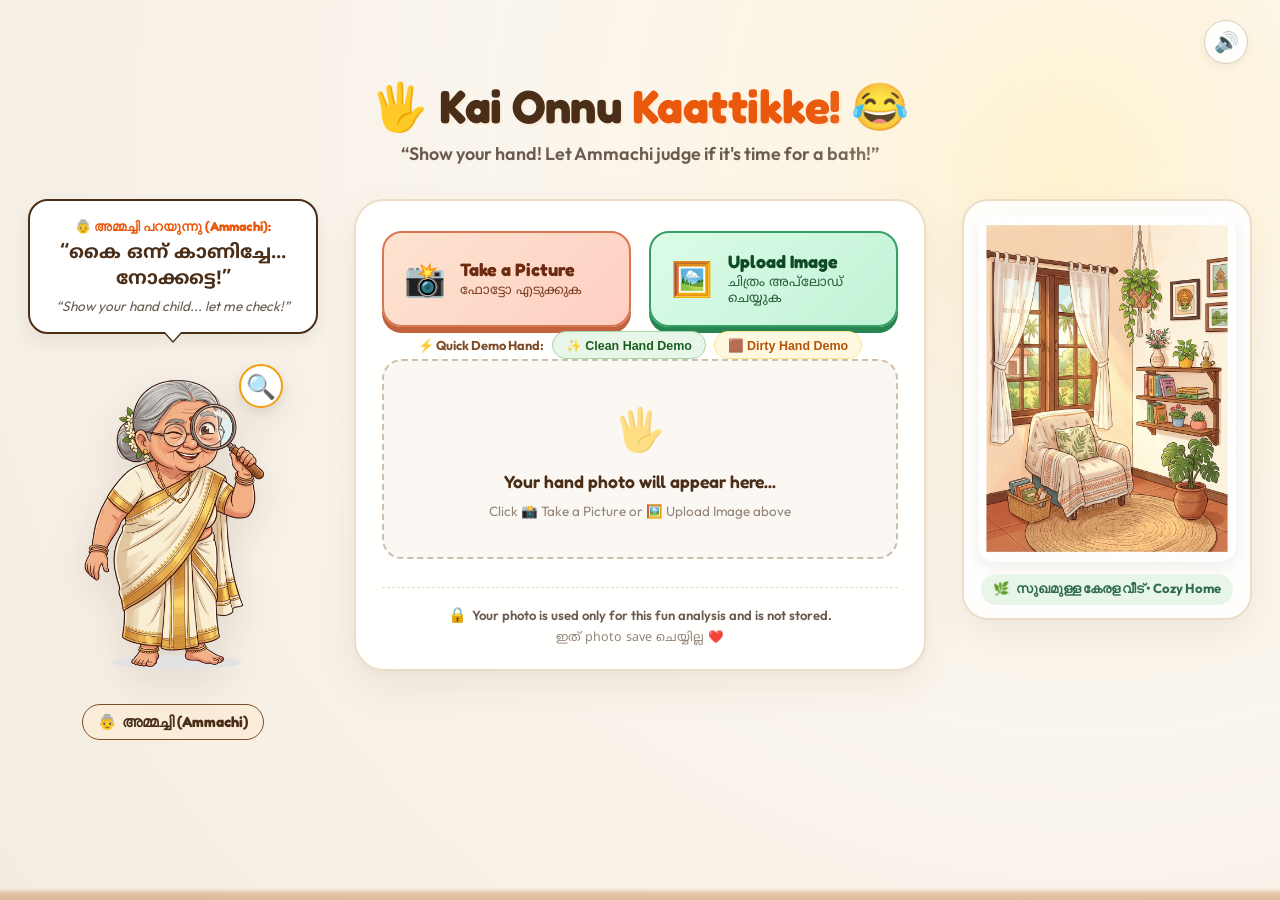
<file: index.html>
<!DOCTYPE html>
<html lang="en">
<head>
  <meta charset="UTF-8">
  <meta name="viewport" content="width=device-width, initial-scale=1.0">
  <title>🖐️ Kai Onnu Kaattikke! 😂</title>
  <meta name="description" content="A cute aesthetic Kerala-inspired AI hand-checking app! Ammachi inspects your hand and fingernails with playful verdicts.">
  
  <!-- Rounded playful fonts -->
  <link rel="preconnect" href="https://fonts.googleapis.com">
  <link rel="preconnect" href="https://fonts.gstatic.com">
  <link href="https://fonts.googleapis.com/css2?family=Fredoka:wght@400;500;600;700&family=Noto+Sans+Malayalam:wght@400;600;700;900&family=Outfit:wght@400;500;600;700;800&display=swap" rel="stylesheet">
  
  <!-- Main Stylesheet -->
  <link rel="stylesheet" href="static/css/style.css">
  <link rel="icon" href="data:image/svg+xml,<svg xmlns=%22http://www.w3.org/2000/svg%22 viewBox=%220%22%20width=%221em%22%20height=%221em%22><text y=%22.9em%22 font-size=%2290%22>🖐️</text></svg>">
</head>
<body>

  <!-- Confetti & Celebration FX Canvas -->
  <canvas id="fxCanvas"></canvas>

  <!-- Top Minimal Sound Button (Top-Right Only, No Badges) -->
  <div class="top-bar-container">
    <button id="soundToggleBtn" class="sound-circle-btn" title="Toggle Sound / ശബ്ദം" aria-label="Toggle Sound">
      <span id="soundIcon">🔊</span>
    </button>
  </div>

  <!-- Main Container -->
  <div class="app-layout">

    <!-- HERO HEADER: Title & Subtitle Directly (No Malayalam heading above, No badge) -->
    <header class="app-header-area">
      <h1 class="main-title">🖐️ <span class="title-brown">Kai Onnu</span> <span class="title-orange">Kaattikke!</span> 😂</h1>
      <p class="main-subtitle">“Show your hand! Let Ammachi judge if it's time for a bath!”</p>
    </header>

    <!-- 3-COLUMN LIVING ROOM LAYOUT (Desktop) / STACKED (Mobile) -->
    <div class="main-content-columns">

      <!-- LEFT: AMMACHI CHARACTER -->
      <aside class="left-character-col">
        <div class="ammachi-card-wrap">
          
          <!-- Hand-drawn Cartoon Speech Bubble -->
          <div class="handdrawn-speech-bubble" id="speechBubble">
            <div class="bubble-speaker-label" id="speechSpeaker">👵 അമ്മച്ചി പറയുന്നു (Ammachi):</div>
            <div class="bubble-malayalam-text" id="speechText">“കൈ ഒന്ന് കാണിച്ചേ... നോക്കട്ടെ!”</div>
            <div class="bubble-english-text" id="speechTrans">“Show your hand child... let me check!”</div>
            <div class="bubble-pointer"></div>
          </div>

          <!-- Ammachi with Magnifying Glass -->
          <div class="ammachi-illustration-frame" id="grandmaFigureWrap">
            <img src="static/images/grandma.png" 
                 alt="Ammachi inspecting with magnifying glass" 
                 class="ammachi-figure-img"
                 id="grandmaImg">
            <div class="mood-circle-badge" id="grandmaMood">🔍</div>
          </div>

          <div class="ammachi-name-pill">
            <span class="pill-emoji">👵</span>
            <span class="pill-name">അമ്മച്ചി (Ammachi)</span>
          </div>

        </div>
      </aside>

      <!-- CENTER: MAIN INTERACTION PANEL -->
      <main class="center-panel-col">
        <div class="aesthetic-main-panel" id="mainPanel">
          
          <!-- STEP 1: INITIAL BUTTONS & PREVIEW STATE -->
          <div class="panel-inner-state" id="panelInputState">
            
            <!-- Large Action Buttons: Camera & Upload -->
            <div class="actions-button-grid">
              
              <!-- 📸 Take a Picture Button (Pastel Peach/Pink) -->
              <button id="openCameraBtn" class="action-card-btn btn-peach-camera" type="button">
                <span class="action-icon-large">📸</span>
                <span class="action-btn-labels">
                  <span class="action-btn-primary">Take a Picture</span>
                  <span class="action-btn-sub">ഫോട്ടോ എടുക്കുക</span>
                </span>
              </button>

              <!-- 🖼️ Upload Image Button (Pastel Green) -->
              <button id="triggerUploadBtn" class="action-card-btn btn-green-upload" type="button">
                <span class="action-icon-large">🖼️</span>
                <span class="action-btn-labels">
                  <span class="action-btn-primary">Upload Image</span>
                  <span class="action-btn-sub">ചിത്രം അപ്‌ലോഡ് ചെയ്യുക</span>
                </span>
              </button>
              <input type="file" id="fileInput" accept="image/png, image/jpeg, image/jpg" style="display: none;">
            </div>

            <!-- Subtle Quick Test Chips -->
            <div class="quick-test-row">
              <span class="quick-test-label">⚡ Quick Demo Hand:</span>
              <button type="button" class="demo-chip chip-clean" id="demoCleanBtn">
                <span>✨ Clean Hand Demo</span>
              </button>
              <button type="button" class="demo-chip chip-dirty" id="demoDirtyBtn">
                <span>🟫 Dirty Hand Demo</span>
              </button>
            </div>

            <!-- Image Preview Area with Subtle Dashed Border -->
            <div class="dashed-preview-zone" id="dashedPreviewBox">
              
              <!-- Before selecting: Empty State -->
              <div class="empty-preview-prompt" id="emptyPlaceholder">
                <span class="empty-hand-icon">🖐️</span>
                <p class="empty-prompt-title">Your hand photo will appear here...</p>
                <span class="empty-prompt-hint">Click 📸 Take a Picture or 🖼️ Upload Image above</span>
              </div>

              <!-- After selecting: Active Photo Preview -->
              <div class="active-preview-container hidden" id="activePreviewWrap">
                <div class="preview-img-wrapper">
                  <img id="previewImage" alt="Hand Photo Preview" class="hand-photo-img">
                  <div class="scanning-laser-line hidden" id="scanLaser"></div>
                </div>

                <div class="preview-actions-row">
                  <button id="analyzeBtn" class="primary-analyze-button" type="button">
                    <span>🔍 Analyze My Hand!</span>
                  </button>
                  <button id="retakeBtn" class="secondary-retake-button" type="button">
                    <span>🔄 Change Photo</span>
                  </button>
                </div>
              </div>

            </div>

          </div>

          <!-- STEP 2: 3-STAGE SCANNING ANIMATION STATE -->
          <div class="panel-inner-state hidden" id="panelScanningState">
            
            <div class="scanner-magnifier-box">
              <div class="radar-lens-circle">
                <span class="lens-hand-emoji">🖐️</span>
                <div class="lens-scanner-sweep"></div>
              </div>
            </div>

            <!-- 3 Sequential Animated Steps -->
            <div class="scanner-steps-list">
              <div class="scan-step-box" id="scanStep1">
                <span class="step-num-badge">1</span>
                <span class="step-desc-text">🔍 Kai nokkunnu...</span>
                <span class="step-status-icon">⏳</span>
              </div>
              <div class="scan-step-box" id="scanStep2">
                <span class="step-num-badge">2</span>
                <span class="step-desc-text">🕵️ Nails check cheyyunnu...</span>
                <span class="step-status-icon">⏳</span>
              </div>
              <div class="scan-step-box" id="scanStep3">
                <span class="step-num-badge">3</span>
                <span class="step-desc-text">👮 Verdict ready aakkunnu...</span>
                <span class="step-status-icon">⏳</span>
              </div>
            </div>

            <p class="scanner-subtext-voice" id="scanHumorText">
              🔍 അമ്മച്ചി സൂക്ഷ്മമായി പരിശോധിക്കുന്നു... (Ammachi inspecting closely!)
            </p>
          </div>

          <!-- STEP 3: RESULTS VERDICT STATE -->
          <div class="panel-inner-state hidden" id="panelResultState">
            
            <!-- Result Banner (Dirty or Clean) -->
            <div class="verdict-banner-box" id="resultBanner">
              <div class="verdict-tag-pill" id="verdictTag">VERDICT</div>
              <h2 class="verdict-malayalam-title" id="verdictMalayalam"></h2>
              <p class="verdict-english-sub" id="verdictEnglish"></p>
            </div>

            <!-- Cleanliness Score 0 - 100 -->
            <div class="score-card-container">
              <div class="score-meta-header">
                <span class="score-label-text">🧼 Hand Cleanliness Score</span>
                <span class="score-points-val" id="scoreNumber">0/100</span>
              </div>
              <div class="score-track-bar">
                <div class="score-fill-indicator" id="scoreMeterFill" style="width: 0%;"></div>
              </div>
              <div class="score-tier-comment-box">
                <span class="comment-quote-text" id="scoreComment">...</span>
              </div>
            </div>

            <!-- Action Buttons -->
            <div class="result-button-actions">
              <button id="checkAgainBtn" class="result-action-btn btn-again" type="button">
                <span>🔄 Check Again</span>
              </button>
              <button id="shareResultBtn" class="result-action-btn btn-share" type="button">
                <span>📤 Share Result</span>
              </button>
              <button id="replayVoiceBtn" class="result-action-btn btn-voice" type="button">
                <span>🗣️ Hear Ammachi</span>
              </button>
            </div>

          </div>

          <!-- Subtle Privacy Message at Bottom of Panel -->
          <footer class="panel-privacy-subtle">
            <div class="privacy-line-en">
              <span class="lock-icon">🔒</span>
              <span>Your photo is used only for this fun analysis and is not stored.</span>
            </div>
            <div class="privacy-line-ml">ഇത് photo save ചെയ്യില്ല ❤️</div>
          </footer>

        </div>
      </main>

      <!-- RIGHT: AESTHETIC KERALA LIVING ROOM DECOR -->
      <aside class="right-decor-col">
        <div class="cozy-decor-card">
          <img src="static/images/cozy-living-room.png" 
               alt="Aesthetic Kerala home living room with window, plants, wooden shelf, books, and flowers" 
               class="cozy-decor-img">
          <div class="decor-card-footer">
            <span class="plant-emoji">🌿</span>
            <span class="decor-card-note">സുഖമുള്ള കേരള വീട് • Cozy Home</span>
          </div>
        </div>
      </aside>

    </div>
  </div>

  <!-- LIVE CAMERA VIEWFINDER MODAL -->
  <div class="camera-modal-backdrop hidden" id="cameraModal">
    <div class="camera-modal-card">
      <div class="camera-modal-top">
        <h3>📸 കൈ ഫ്രെയിമിൽ വെക്കൂ (Hold Hand in Frame)</h3>
        <button id="closeCameraBtn" class="modal-close-btn" aria-label="Close Camera">✕</button>
      </div>

      <div class="camera-viewport-frame">
        <video id="webcamVideo" autoplay playsinline muted></video>
        <div class="camera-hand-stencil">
          <span class="hand-stencil-label">🖐️ Keep hand & fingernails here</span>
        </div>
      </div>

      <div class="camera-modal-controls">
        <button id="flipCameraBtn" class="cam-button-aux" type="button">🔄 Flip</button>
        <button id="captureBtn" class="cam-shutter-button" type="button" aria-label="Capture Photo">
          <span class="shutter-inner-dot"></span>
        </button>
        <button id="cancelCameraBtn" class="cam-button-aux" type="button">Cancel</button>
      </div>
    </div>
  </div>

  <!-- Toast Notification -->
  <div id="toast" class="aesthetic-toast hidden"></div>

  <!-- JavaScript Controller -->
  <script src="static/js/script.js"></script>
</body>
</html>
</file>
<file: static/css/style.css>
/* ==========================================================================
   🖐️ Kai Onnu Kaattikke! 😂 - Cozy Kerala Home Living Room Edition
   Aesthetic + Cozy + Cute + Kerala-inspired + Modern + Playful
   ========================================================================== */

:root {
  /* Soft Aesthetic Kerala Palette */
  --bg-wall: #faf5ed;
  --bg-gradient: radial-gradient(circle at 85% 15%, rgba(255, 243, 214, 0.75) 0%, #faf5ed 45%, #f4ece0 100%);

  --panel-bg: rgba(255, 255, 255, 0.95);
  --panel-border: #ecdcc8;
  --panel-shadow: 0 16px 40px rgba(120, 80, 45, 0.08), 0 4px 12px rgba(0, 0, 0, 0.03);

  --wood-dark: #4a2e18;
  --wood-medium: #7c4d28;
  --wood-warm: #a86c3d;
  --wood-pale: #faedd9;

  --peach-bg: linear-gradient(135deg, #fde3cf 0%, #fecfc2 100%);
  --peach-border: #d97752;
  --peach-shadow: #c2613d;
  --peach-text: #6c2a10;

  --green-bg: linear-gradient(135deg, #dcfce7 0%, #c1f2d6 100%);
  --green-border: #34a065;
  --green-shadow: #288451;
  --green-text: #0f4a27;

  --kerala-orange: #ea580c;
  --leaf-green: #2d6a4f;
  --text-main: #2e2318;
  --text-muted: #6b5c4f;
  --text-subtle: #948475;

  --font-fun: 'Fredoka', 'Outfit', cursive, sans-serif;
  --font-ml: 'Noto Sans Malayalam', 'Outfit', sans-serif;
  --font-base: 'Outfit', -apple-system, BlinkMacSystemFont, 'Segoe UI', Roboto, sans-serif;

  --radius-sm: 14px;
  --radius-md: 20px;
  --radius-lg: 30px;
  --radius-full: 9999px;
}

/* Reset */
*, *::before, *::after {
  box-sizing: border-box;
  margin: 0;
  padding: 0;
}

body {
  font-family: var(--font-base);
  background: var(--bg-gradient);
  color: var(--text-main);
  min-height: 100vh;
  position: relative;
  overflow-x: hidden;
  line-height: 1.5;
  -webkit-tap-highlight-color: transparent;
}

/* Warm Sunlight Ambient Window Glow */
body::before {
  content: '';
  position: fixed;
  top: -80px;
  right: -40px;
  width: 520px;
  height: 520px;
  border-radius: 50%;
  background: radial-gradient(circle, rgba(255, 235, 175, 0.35) 0%, rgba(255, 244, 215, 0.12) 55%, transparent 72%);
  pointer-events: none;
  z-index: 0;
}

/* Cozy Kerala Terracotta Floor Baseline */
body::after {
  content: '';
  position: fixed;
  bottom: 0;
  left: 0;
  width: 100%;
  height: 12px;
  background: linear-gradient(to top, #b46b32 0%, #c97d42 50%, rgba(201, 125, 66, 0) 100%);
  opacity: 0.4;
  pointer-events: none;
  z-index: 1;
}

/* FX Confetti Canvas */
#fxCanvas {
  position: fixed;
  top: 0;
  left: 0;
  width: 100vw;
  height: 100vh;
  pointer-events: none;
  z-index: 9999;
}

/* Top Bar: Minimal Sound Button in Top-Right Only */
.top-bar-container {
  max-width: 1340px;
  margin: 0 auto;
  padding: 1.25rem 2rem 0 2rem;
  display: flex;
  justify-content: flex-end;
}

.sound-circle-btn {
  width: 44px;
  height: 44px;
  border-radius: 50%;
  background: #ffffff;
  border: 1.5px solid #d9cbbe;
  box-shadow: 0 3px 8px rgba(74, 46, 24, 0.08);
  display: flex;
  align-items: center;
  justify-content: center;
  font-size: 1.25rem;
  cursor: pointer;
  transition: transform 0.2s ease, background-color 0.2s;
}

.sound-circle-btn:hover {
  transform: scale(1.08);
  background-color: var(--wood-pale);
}

.sound-circle-btn:active {
  transform: scale(0.95);
}

/* Application Layout */
.app-layout {
  max-width: 1340px;
  margin: 0 auto;
  padding: 0.5rem 1.75rem 3rem 1.75rem;
  display: flex;
  flex-direction: column;
  gap: 1.25rem;
}

/* Header Area: Main Title Directly (No Badges, No Upper Malayalam Text) */
.app-header-area {
  text-align: center;
  padding: 0.5rem 0 0.25rem 0;
}

.main-title {
  font-family: var(--font-fun);
  font-size: 2.9rem;
  font-weight: 800;
  letter-spacing: -0.5px;
  line-height: 1.15;
  margin-bottom: 0.45rem;
}

.title-brown {
  color: #4a2e18;
  text-shadow: 2px 2px 0 #faedd9;
}

.title-orange {
  color: #ea580c;
  text-shadow: 2px 2px 0 #ffedd5;
}

.main-subtitle {
  font-family: var(--font-base);
  font-size: 1.12rem;
  font-weight: 600;
  color: var(--text-muted);
}

/* 3-Column Living Room Grid */
.main-content-columns {
  display: grid;
  grid-template-columns: 290px 1fr 290px;
  gap: 2.25rem;
  align-items: start;
  margin-top: 0.5rem;
}

/* ==========================================================================
   LEFT COLUMN: AMMACHI CHARACTER
   ========================================================================== */
.left-character-col {
  display: flex;
  flex-direction: column;
  align-items: center;
  position: sticky;
  top: 1.5rem;
}

.ammachi-card-wrap {
  display: flex;
  flex-direction: column;
  align-items: center;
  gap: 1.25rem;
  width: 100%;
}

/* Hand-drawn Cute Speech Bubble */
.handdrawn-speech-bubble {
  background: #ffffff;
  border: 2.5px solid var(--wood-dark);
  border-radius: var(--radius-md);
  padding: 1rem 1.15rem;
  width: 100%;
  box-shadow: 0 8px 18px rgba(74, 46, 24, 0.08);
  position: relative;
  text-align: center;
  animation: floatSpeech 4.5s ease-in-out infinite alternate;
}

@keyframes floatSpeech {
  0% { transform: translateY(0); }
  100% { transform: translateY(-4px); }
}

.bubble-speaker-label {
  font-family: var(--font-fun);
  font-size: 0.82rem;
  font-weight: 700;
  color: var(--kerala-orange);
  margin-bottom: 0.25rem;
}

.bubble-malayalam-text {
  font-family: var(--font-ml);
  font-size: 1.18rem;
  font-weight: 700;
  color: var(--wood-dark);
  line-height: 1.35;
}

.bubble-english-text {
  font-size: 0.85rem;
  color: var(--text-muted);
  margin-top: 0.25rem;
  font-style: italic;
}

.bubble-pointer {
  position: absolute;
  bottom: -11px;
  left: 50%;
  transform: translateX(-50%);
  width: 0;
  height: 0;
  border-left: 10px solid transparent;
  border-right: 10px solid transparent;
  border-top: 11px solid var(--wood-dark);
}

.bubble-pointer::after {
  content: '';
  position: absolute;
  bottom: 2px;
  left: -8px;
  width: 0;
  height: 0;
  border-left: 8px solid transparent;
  border-right: 8px solid transparent;
  border-top: 9px solid #ffffff;
}

/* Ammachi Illustration Frame */
.ammachi-illustration-frame {
  position: relative;
  width: 250px;
  height: 330px;
  display: flex;
  align-items: center;
  justify-content: center;
  filter: drop-shadow(0 12px 20px rgba(74, 46, 24, 0.12));
  transition: transform 0.3s cubic-bezier(0.34, 1.56, 0.64, 1);
}

.ammachi-figure-img {
  width: 100%;
  height: 100%;
  object-fit: contain;
}

.mood-circle-badge {
  position: absolute;
  top: 10px;
  right: 15px;
  background: #ffffff;
  border: 2px solid #f59e0b;
  border-radius: 50%;
  width: 44px;
  height: 44px;
  display: flex;
  align-items: center;
  justify-content: center;
  font-size: 1.5rem;
  box-shadow: 0 4px 10px rgba(0, 0, 0, 0.08);
  animation: bounceMoodBadge 2.8s ease-in-out infinite;
}

@keyframes bounceMoodBadge {
  0%, 100% { transform: translateY(0) scale(1); }
  50% { transform: translateY(-5px) scale(1.08); }
}

.ammachi-name-pill {
  display: inline-flex;
  align-items: center;
  gap: 0.4rem;
  background: var(--wood-pale);
  border: 1.5px solid var(--wood-medium);
  border-radius: var(--radius-full);
  padding: 0.35rem 0.95rem;
  font-family: var(--font-fun);
  font-size: 0.92rem;
  font-weight: 700;
  color: var(--wood-dark);
}

/* ==========================================================================
   CENTER COLUMN: MAIN AESTHETIC PANEL
   ========================================================================== */
.center-panel-col {
  width: 100%;
  max-width: 620px;
  margin: 0 auto;
}

.aesthetic-main-panel {
  background: var(--panel-bg);
  border: 2px solid var(--panel-border);
  border-radius: var(--radius-lg);
  padding: 1.85rem 1.6rem 1.35rem 1.6rem;
  box-shadow: var(--panel-shadow);
  backdrop-filter: blur(12px);
  display: flex;
  flex-direction: column;
  gap: 1.5rem;
  position: relative;
}

/* Action Buttons: Pastel Peach Camera & Pastel Green Upload */
.actions-button-grid {
  display: grid;
  grid-template-columns: 1fr 1fr;
  gap: 1.15rem;
}

.action-card-btn {
  display: flex;
  align-items: center;
  gap: 0.9rem;
  padding: 1.15rem 1.25rem;
  border-radius: var(--radius-md);
  cursor: pointer;
  user-select: none;
  text-align: left;
  transition: transform 0.2s cubic-bezier(0.34, 1.56, 0.64, 1), box-shadow 0.2s ease;
}

.action-card-btn:hover {
  transform: scale(1.03) translateY(-3px);
}

.action-card-btn:active {
  transform: scale(0.98) translateY(2px);
}

/* 📸 Pastel Peach/Pink Camera Card */
.btn-peach-camera {
  background: var(--peach-bg);
  border: 2px solid var(--peach-border);
  color: var(--peach-text);
  box-shadow: 0 6px 0 var(--peach-shadow);
}

.btn-peach-camera:hover {
  box-shadow: 0 9px 0 var(--peach-shadow);
}

.btn-peach-camera:active {
  box-shadow: 0 2px 0 var(--peach-shadow);
}

/* 🖼️ Pastel Green Upload Card */
.btn-green-upload {
  background: var(--green-bg);
  border: 2px solid var(--green-border);
  color: var(--green-text);
  box-shadow: 0 6px 0 var(--green-shadow);
}

.btn-green-upload:hover {
  box-shadow: 0 9px 0 var(--green-shadow);
}

.btn-green-upload:active {
  box-shadow: 0 2px 0 var(--green-shadow);
}

.action-icon-large {
  font-size: 2.1rem;
  flex-shrink: 0;
}

.action-btn-labels {
  display: flex;
  flex-direction: column;
}

.action-btn-primary {
  font-family: var(--font-fun);
  font-size: 1.12rem;
  font-weight: 700;
  line-height: 1.2;
}

.action-btn-sub {
  font-family: var(--font-ml);
  font-size: 0.82rem;
  opacity: 0.88;
  margin-top: 2px;
}

/* Quick Test Row */
.quick-test-row {
  display: flex;
  align-items: center;
  justify-content: center;
  flex-wrap: wrap;
  gap: 0.5rem;
  margin-top: 0.25rem;
}

.quick-test-label {
  font-size: 0.8rem;
  font-weight: 700;
  color: var(--wood-medium);
}

.demo-chip {
  padding: 0.35rem 0.8rem;
  border-radius: var(--radius-full);
  font-size: 0.78rem;
  font-weight: 700;
  cursor: pointer;
  transition: transform 0.15s ease;
  border: 1.5px solid transparent;
}

.demo-chip:hover {
  transform: translateY(-1.5px);
}

.chip-clean {
  background: #e8f5e9;
  color: #1b5e20;
  border-color: #a5d6a7;
}

.chip-dirty {
  background: #fff8e1;
  color: #b45309;
  border-color: #fde68a;
}

/* Dashed Preview Zone */
.dashed-preview-zone {
  border: 2px dashed #cfbeac;
  border-radius: var(--radius-md);
  padding: 1.25rem;
  background: rgba(250, 246, 239, 0.7);
  display: flex;
  flex-direction: column;
  align-items: center;
  justify-content: center;
  min-height: 200px;
  position: relative;
  transition: border-color 0.3s ease;
}

.dashed-preview-zone:hover {
  border-color: var(--wood-warm);
}

.empty-preview-prompt {
  display: flex;
  flex-direction: column;
  align-items: center;
  gap: 0.35rem;
  text-align: center;
}

.empty-hand-icon {
  font-size: 2.6rem;
  opacity: 0.55;
  margin-bottom: 0.2rem;
}

.empty-prompt-title {
  font-family: var(--font-fun);
  font-size: 1.1rem;
  font-weight: 600;
  color: var(--wood-dark);
}

.empty-prompt-hint {
  font-size: 0.84rem;
  color: var(--text-subtle);
}

/* Active Hand Photo Preview */
.active-preview-container {
  display: flex;
  flex-direction: column;
  align-items: center;
  gap: 1.25rem;
  width: 100%;
}

.preview-img-wrapper {
  position: relative;
  width: 220px;
  height: 220px;
  border-radius: var(--radius-md);
  overflow: hidden;
  border: 2.5px solid var(--wood-dark);
  box-shadow: 0 8px 20px rgba(74, 46, 24, 0.12);
  animation: photoFadeIn 0.35s ease-out;
}

@keyframes photoFadeIn {
  from { opacity: 0; transform: scale(0.95); }
  to { opacity: 1; transform: scale(1); }
}

.hand-photo-img {
  width: 100%;
  height: 100%;
  object-fit: cover;
}

.scanning-laser-line {
  position: absolute;
  top: 0;
  left: 0;
  width: 100%;
  height: 4px;
  background: #22c55e;
  box-shadow: 0 0 12px #22c55e, 0 0 20px #22c55e;
  animation: scanBounce 2s infinite ease-in-out alternate;
}

@keyframes scanBounce {
  0% { top: 0; }
  100% { top: 96%; }
}

.preview-actions-row {
  display: flex;
  gap: 0.75rem;
  width: 100%;
  max-width: 380px;
}

.primary-analyze-button {
  flex: 2;
  background: linear-gradient(135deg, #16a34a 0%, #22c55e 100%);
  color: #ffffff;
  border: 2px solid #14532d;
  border-radius: var(--radius-md);
  padding: 0.85rem 1.25rem;
  font-family: var(--font-fun);
  font-size: 1.08rem;
  font-weight: 700;
  cursor: pointer;
  box-shadow: 0 5px 0 #14532d;
  transition: transform 0.15s ease, box-shadow 0.15s ease;
}

.primary-analyze-button:hover {
  transform: translateY(-2px);
  box-shadow: 0 7px 0 #14532d;
}

.primary-analyze-button:active {
  transform: translateY(2px);
  box-shadow: 0 2px 0 #14532d;
}

.secondary-retake-button {
  flex: 1;
  background: #ffffff;
  color: var(--wood-dark);
  border: 2px solid #cfbeac;
  border-radius: var(--radius-md);
  padding: 0.85rem 1rem;
  font-family: var(--font-fun);
  font-size: 0.95rem;
  font-weight: 700;
  cursor: pointer;
  box-shadow: 0 4px 0 #cfbeac;
  transition: transform 0.15s ease;
}

.secondary-retake-button:hover {
  transform: translateY(-2px);
}

.secondary-retake-button:active {
  transform: translateY(2px);
  box-shadow: 0 1px 0 #cfbeac;
}

/* ==========================================================================
   SCANNING STATE (3 Sequential Steps)
   ========================================================================== */
.scanner-magnifier-box {
  display: flex;
  justify-content: center;
  margin-bottom: 0.5rem;
}

.radar-lens-circle {
  width: 90px;
  height: 90px;
  border-radius: 50%;
  border: 3px solid var(--kerala-orange);
  background: #fff9f0;
  position: relative;
  display: flex;
  align-items: center;
  justify-content: center;
  overflow: hidden;
  box-shadow: 0 0 20px rgba(234, 88, 12, 0.2);
}

.lens-hand-emoji {
  font-size: 2.5rem;
  animation: pulseHandEmoji 1.5s infinite alternate ease-in-out;
}

@keyframes pulseHandEmoji {
  0% { transform: scale(0.92); }
  100% { transform: scale(1.08); }
}

.lens-scanner-sweep {
  position: absolute;
  top: 0;
  left: 0;
  width: 100%;
  height: 100%;
  background: conic-gradient(from 0deg, rgba(234, 88, 12, 0.35) 0deg, transparent 90deg);
  border-radius: 50%;
  animation: radarRotate 1.8s linear infinite;
}

@keyframes radarRotate {
  0% { transform: rotate(0deg); }
  100% { transform: rotate(360deg); }
}

.scanner-steps-list {
  display: flex;
  flex-direction: column;
  gap: 0.65rem;
  width: 100%;
  max-width: 400px;
  margin: 0 auto;
}

.scan-step-box {
  display: flex;
  align-items: center;
  background: #ffffff;
  border: 2px solid #e7dac9;
  border-radius: var(--radius-md);
  padding: 0.75rem 1rem;
  font-weight: 700;
  transition: all 0.3s ease;
}

.step-num-badge {
  background: var(--wood-pale);
  color: var(--wood-dark);
  border-radius: 50%;
  width: 26px;
  height: 26px;
  display: flex;
  align-items: center;
  justify-content: center;
  font-size: 0.85rem;
  margin-right: 0.75rem;
}

.step-desc-text {
  flex: 1;
  font-family: var(--font-fun);
  font-size: 1rem;
  color: var(--wood-dark);
}

.step-status-icon {
  font-size: 1.1rem;
}

.scan-step-box.active {
  border-color: var(--kerala-orange);
  background: #fffaf0;
  transform: scale(1.02);
  box-shadow: 0 4px 12px rgba(234, 88, 12, 0.12);
}

.scan-step-box.active .step-num-badge {
  background: var(--kerala-orange);
  color: #ffffff;
}

.scan-step-box.done {
  border-color: #22c55e;
  background: #f0fdf4;
  color: #166534;
}

.scan-step-box.done .step-num-badge {
  background: #22c55e;
  color: #ffffff;
}

.scanner-subtext-voice {
  font-family: var(--font-ml);
  font-size: 0.92rem;
  font-weight: 700;
  color: var(--kerala-orange);
  background: var(--wood-pale);
  border: 1.5px solid #ecdcc8;
  padding: 0.5rem 1rem;
  border-radius: var(--radius-full);
  text-align: center;
  margin-top: 0.5rem;
}

/* ==========================================================================
   RESULTS STATE (Dirty & Clean Verdicts)
   ========================================================================== */
.verdict-banner-box {
  border-radius: var(--radius-md);
  padding: 1.5rem 1.25rem;
  border: 2.5px solid var(--wood-dark);
  text-align: center;
  margin-bottom: 1.25rem;
  position: relative;
}

.banner-dirty {
  background: linear-gradient(135deg, #fee2e2 0%, #fecaca 100%);
  border-color: #ef4444;
  box-shadow: 0 8px 0 #ef4444;
  animation: shakeWarning 0.7s ease;
}

@keyframes shakeWarning {
  0%, 100% { transform: translateX(0); }
  25% { transform: translateX(-6px) rotate(-1deg); }
  75% { transform: translateX(6px) rotate(1deg); }
}

.banner-clean {
  background: linear-gradient(135deg, #dcfce7 0%, #bbf7d0 100%);
  border-color: #22c55e;
  box-shadow: 0 8px 0 #22c55e;
  animation: popSuccess 0.5s cubic-bezier(0.34, 1.56, 0.64, 1);
}

@keyframes popSuccess {
  0% { transform: scale(0.92); opacity: 0; }
  100% { transform: scale(1); opacity: 1; }
}

.verdict-tag-pill {
  display: inline-block;
  font-size: 0.72rem;
  font-weight: 800;
  letter-spacing: 1px;
  padding: 0.2rem 0.65rem;
  border-radius: var(--radius-full);
  margin-bottom: 0.5rem;
  background: #ffffff;
  border: 2px solid currentColor;
}

.banner-dirty .verdict-tag-pill { color: #dc2626; }
.banner-clean .verdict-tag-pill { color: #16a34a; }

.verdict-malayalam-title {
  font-family: var(--font-ml);
  font-size: 2.1rem;
  font-weight: 900;
  line-height: 1.25;
  margin-bottom: 0.35rem;
}

.banner-dirty .verdict-malayalam-title { color: #b91c1c; }
.banner-clean .verdict-malayalam-title { color: #15803d; }

.verdict-english-sub {
  font-size: 1.12rem;
  font-weight: 700;
  color: var(--wood-dark);
}

/* Score Card */
.score-card-container {
  background: #ffffff;
  border: 2px solid #ecdcc8;
  border-radius: var(--radius-md);
  padding: 1.15rem;
  margin-bottom: 1.25rem;
}

.score-meta-header {
  display: flex;
  justify-content: space-between;
  align-items: center;
  margin-bottom: 0.5rem;
}

.score-label-text {
  font-family: var(--font-fun);
  font-weight: 700;
  font-size: 1.05rem;
  color: var(--wood-dark);
}

.score-points-val {
  font-family: var(--font-fun);
  font-weight: 800;
  font-size: 1.35rem;
  color: var(--kerala-orange);
}

.score-track-bar {
  width: 100%;
  height: 16px;
  background: #f4ede2;
  border-radius: var(--radius-full);
  overflow: hidden;
  border: 1.5px solid #e2d3c1;
}

.score-fill-indicator {
  height: 100%;
  border-radius: var(--radius-full);
  transition: width 1.2s cubic-bezier(0.34, 1.56, 0.64, 1);
  background: linear-gradient(90deg, #ef4444 0%, #f59e0b 50%, #22c55e 100%);
}

.score-tier-comment-box {
  margin-top: 0.85rem;
  background: #fefcf9;
  border: 1.5px dashed var(--wood-warm);
  border-radius: var(--radius-sm);
  padding: 0.65rem 1rem;
  text-align: center;
}

.comment-quote-text {
  font-family: var(--font-fun);
  font-size: 1.08rem;
  font-weight: 700;
  color: var(--wood-dark);
}

/* Result Buttons */
.result-button-actions {
  display: grid;
  grid-template-columns: 1fr 1fr;
  gap: 0.85rem;
}

.result-action-btn {
  padding: 0.95rem 1rem;
  border-radius: var(--radius-md);
  border: 2.5px solid var(--wood-dark);
  font-family: var(--font-fun);
  font-size: 1.05rem;
  font-weight: 700;
  cursor: pointer;
  box-shadow: 0 5px 0 var(--wood-dark);
  transition: transform 0.15s ease, box-shadow 0.15s ease;
  user-select: none;
}

.result-action-btn:hover {
  transform: translateY(-2px);
  box-shadow: 0 7px 0 var(--wood-dark);
}

.result-action-btn:active {
  transform: translateY(2px);
  box-shadow: 0 2px 0 var(--wood-dark);
}

.btn-again {
  background: linear-gradient(135deg, #f97316 0%, #fb923c 100%);
  color: #ffffff;
}

.btn-share {
  background: linear-gradient(135deg, #8b5cf6 0%, #a855f7 100%);
  color: #ffffff;
}

.btn-voice {
  grid-column: span 2;
  background: linear-gradient(135deg, #eab308 0%, #facc15 100%);
  color: #713f12;
}

/* Subtle Privacy Footer */
.panel-privacy-subtle {
  text-align: center;
  border-top: 1.5px dashed #e8d9c7;
  padding-top: 0.85rem;
  margin-top: 0.25rem;
}

.privacy-line-en {
  display: inline-flex;
  align-items: center;
  gap: 0.35rem;
  font-size: 0.82rem;
  font-weight: 600;
  color: var(--text-muted);
}

.lock-icon {
  font-size: 0.95rem;
}

.privacy-line-ml {
  font-family: var(--font-ml);
  font-size: 0.78rem;
  color: var(--text-subtle);
  margin-top: 2px;
}

/* ==========================================================================
   RIGHT COLUMN: COZY KERALA LIVING ROOM DECOR
   ========================================================================== */
.right-decor-col {
  display: flex;
  flex-direction: column;
  align-items: center;
  position: sticky;
  top: 1.5rem;
}

.cozy-decor-card {
  background: rgba(255, 255, 255, 0.9);
  border: 2px solid var(--panel-border);
  border-radius: 26px;
  padding: 0.85rem;
  box-shadow: 0 16px 36px rgba(120, 80, 45, 0.08);
  display: flex;
  flex-direction: column;
  align-items: center;
  gap: 0.75rem;
  text-align: center;
  width: 100%;
  transition: transform 0.3s ease;
}

.cozy-decor-card:hover {
  transform: translateY(-3px);
}

.cozy-decor-img {
  width: 100%;
  height: auto;
  border-radius: 18px;
  object-fit: cover;
  box-shadow: 0 6px 16px rgba(74, 46, 24, 0.08);
}

.decor-card-footer {
  display: flex;
  align-items: center;
  gap: 0.4rem;
  font-size: 0.82rem;
  font-weight: 700;
  color: var(--leaf-green);
  background: #e8f5e9;
  padding: 0.35rem 0.8rem;
  border-radius: var(--radius-full);
}

/* ==========================================================================
   CAMERA MODAL
   ========================================================================== */
.camera-modal-backdrop {
  position: fixed;
  top: 0;
  left: 0;
  width: 100vw;
  height: 100vh;
  background: rgba(0, 0, 0, 0.75);
  backdrop-filter: blur(8px);
  display: flex;
  align-items: center;
  justify-content: center;
  padding: 1rem;
  z-index: 10000;
}

.camera-modal-card {
  background: #ffffff;
  border-radius: var(--radius-lg);
  border: 3px solid var(--wood-dark);
  padding: 1.25rem;
  max-width: 480px;
  width: 100%;
  box-shadow: 0 20px 40px rgba(0, 0, 0, 0.3);
}

.camera-modal-top {
  display: flex;
  align-items: center;
  justify-content: space-between;
  margin-bottom: 0.75rem;
}

.camera-modal-top h3 {
  font-family: var(--font-fun);
  font-size: 1.05rem;
  color: var(--wood-dark);
}

.modal-close-btn {
  background: #fee2e2;
  border: 1.5px solid #ef4444;
  color: #b91c1c;
  border-radius: 50%;
  width: 30px;
  height: 30px;
  font-weight: 800;
  cursor: pointer;
}

.camera-viewport-frame {
  position: relative;
  width: 100%;
  aspect-ratio: 4 / 3;
  background: #18181b;
  border-radius: var(--radius-md);
  overflow: hidden;
}

#webcamVideo {
  width: 100%;
  height: 100%;
  object-fit: cover;
}

.camera-hand-stencil {
  position: absolute;
  top: 12%;
  left: 15%;
  right: 15%;
  bottom: 12%;
  border: 2px dashed rgba(255, 255, 255, 0.75);
  border-radius: var(--radius-md);
  display: flex;
  align-items: center;
  justify-content: center;
  pointer-events: none;
}

.hand-stencil-label {
  color: #ffffff;
  font-size: 0.85rem;
  font-weight: 700;
  background: rgba(0, 0, 0, 0.5);
  padding: 0.25rem 0.65rem;
  border-radius: var(--radius-full);
}

.camera-modal-controls {
  display: flex;
  align-items: center;
  justify-content: space-around;
  margin-top: 1.25rem;
}

.cam-button-aux {
  background: var(--wood-pale);
  border: 1.5px solid var(--wood-medium);
  padding: 0.5rem 1rem;
  border-radius: var(--radius-full);
  font-family: var(--font-fun);
  font-size: 0.9rem;
  font-weight: 700;
  color: var(--wood-dark);
  cursor: pointer;
}

.cam-shutter-button {
  width: 64px;
  height: 64px;
  border-radius: 50%;
  background: #ffffff;
  border: 4px solid #ef4444;
  display: flex;
  align-items: center;
  justify-content: center;
  cursor: pointer;
  box-shadow: 0 4px 12px rgba(239, 68, 68, 0.4);
}

.cam-shutter-button:active {
  transform: scale(0.92);
}

.shutter-inner-dot {
  width: 46px;
  height: 46px;
  background: #ef4444;
  border-radius: 50%;
}

/* Toast */
.aesthetic-toast {
  position: fixed;
  bottom: 2rem;
  left: 50%;
  transform: translateX(-50%);
  background: var(--wood-dark);
  color: #ffffff;
  padding: 0.75rem 1.4rem;
  border-radius: var(--radius-full);
  font-family: var(--font-fun);
  font-size: 0.95rem;
  font-weight: 700;
  z-index: 20000;
  box-shadow: 0 10px 30px rgba(0, 0, 0, 0.3);
  animation: toastPop 0.3s ease-out;
}

@keyframes toastPop {
  from { opacity: 0; transform: translate(-50%, 15px); }
  to { opacity: 1; transform: translate(-50%, 0); }
}

/* Character Animation States */
.shake-anim {
  animation: shakeAmmachi 0.6s ease-in-out infinite;
}

@keyframes shakeAmmachi {
  0%, 100% { transform: rotate(0deg); }
  25% { transform: rotate(-6deg) translateY(-3px); }
  75% { transform: rotate(6deg) translateY(3px); }
}

.celebrate-anim {
  animation: bounceAmmachi 0.8s ease-in-out infinite alternate;
}

@keyframes bounceAmmachi {
  0% { transform: translateY(0) scale(1); }
  100% { transform: translateY(-10px) scale(1.06); }
}

.hidden {
  display: none !important;
}

/* ==========================================================================
   RESPONSIVE DESIGN (Desktop & Mobile)
   ========================================================================== */
@media (max-width: 1080px) {
  .main-content-columns {
    grid-template-columns: 260px 1fr;
    gap: 1.5rem;
  }
  .right-decor-col {
    display: none;
  }
}

@media (max-width: 768px) {
  .app-layout {
    padding: 0.5rem 1rem 2rem 1rem;
    gap: 1rem;
  }

  .main-title {
    font-size: 2rem;
  }

  .main-subtitle {
    font-size: 0.98rem;
  }

  .main-content-columns {
    grid-template-columns: 1fr;
    gap: 1.25rem;
  }

  .left-character-col {
    position: static;
    flex-direction: row;
    justify-content: center;
  }

  .ammachi-card-wrap {
    flex-direction: row;
    align-items: center;
    max-width: 480px;
    gap: 1rem;
  }

  .ammachi-illustration-frame {
    width: 135px;
    height: 180px;
    flex-shrink: 0;
  }

  .handdrawn-speech-bubble {
    padding: 0.75rem;
  }

  .bubble-pointer {
    display: none;
  }

  .actions-button-grid {
    grid-template-columns: 1fr;
  }

  .aesthetic-main-panel {
    padding: 1.25rem 1rem;
    border-radius: var(--radius-md);
  }

  .result-button-actions {
    grid-template-columns: 1fr;
  }

  .btn-voice {
    grid-column: span 1;
  }
}
</file>
